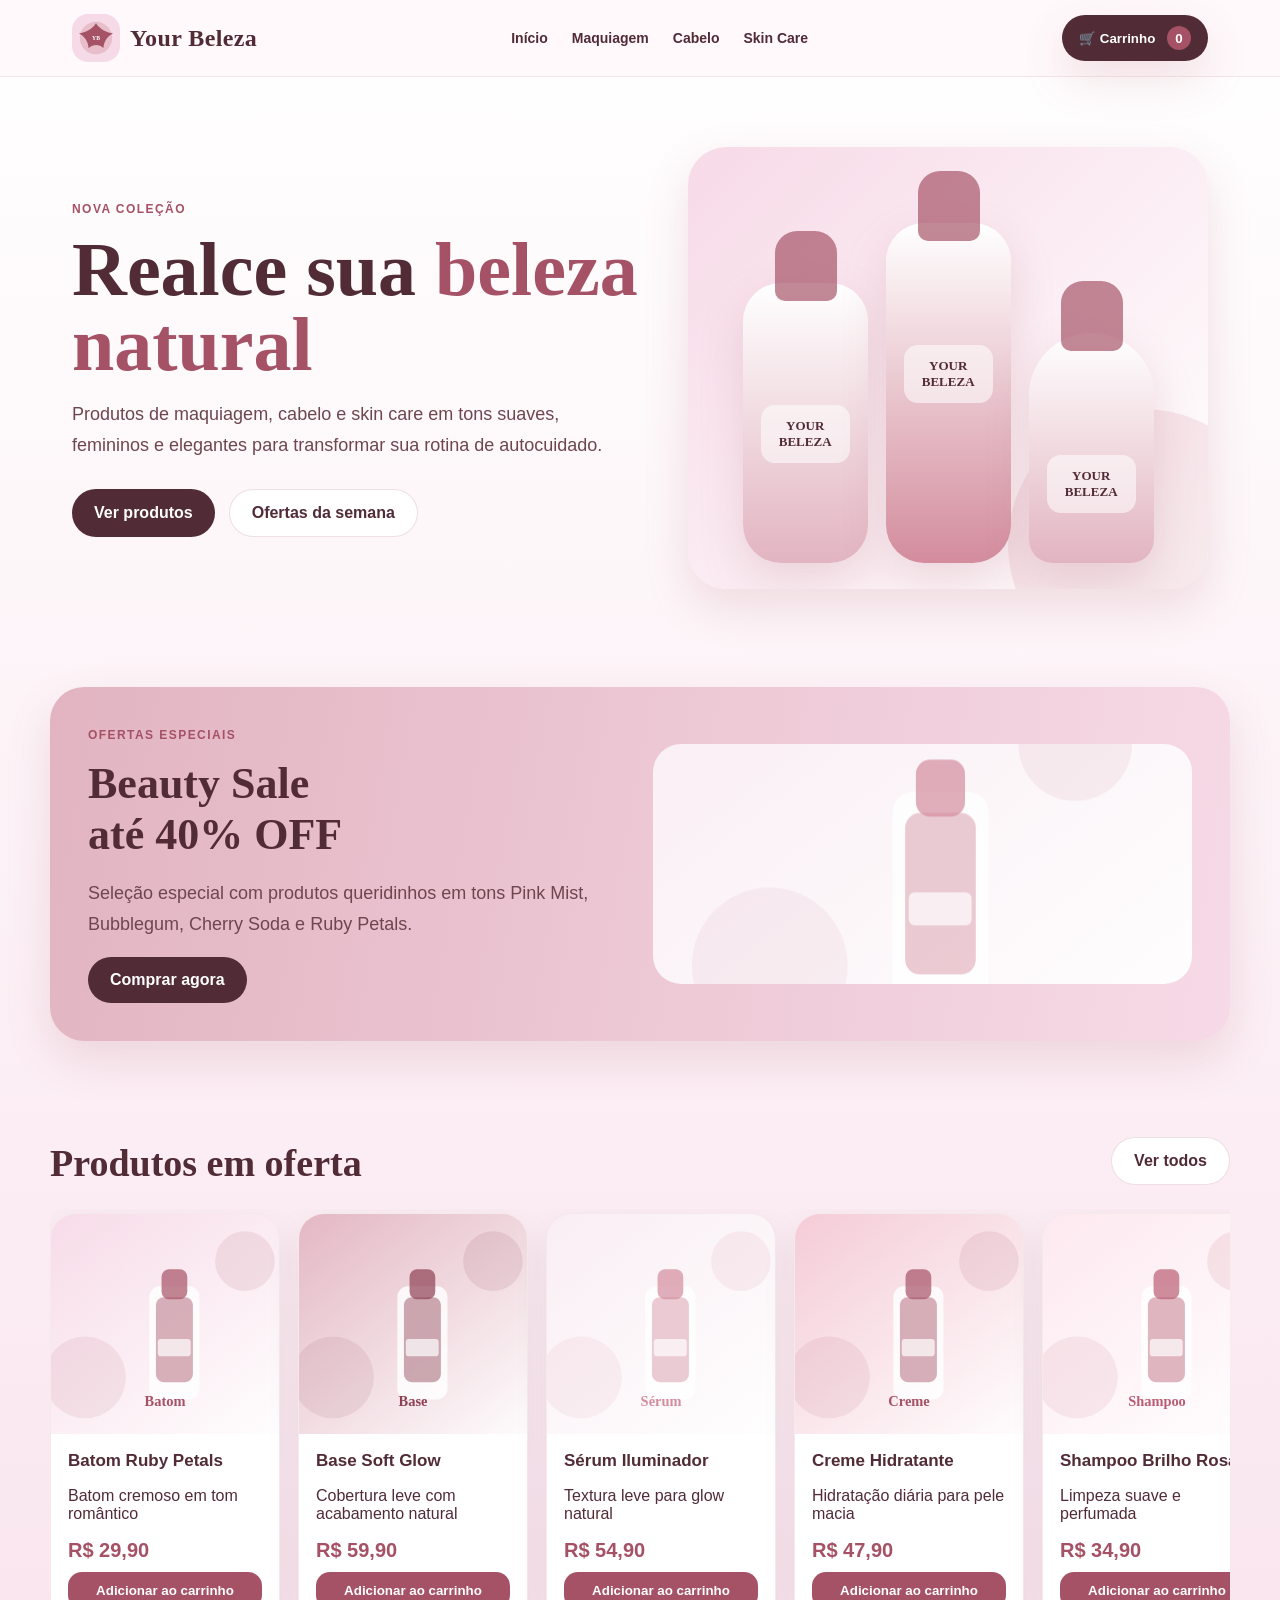
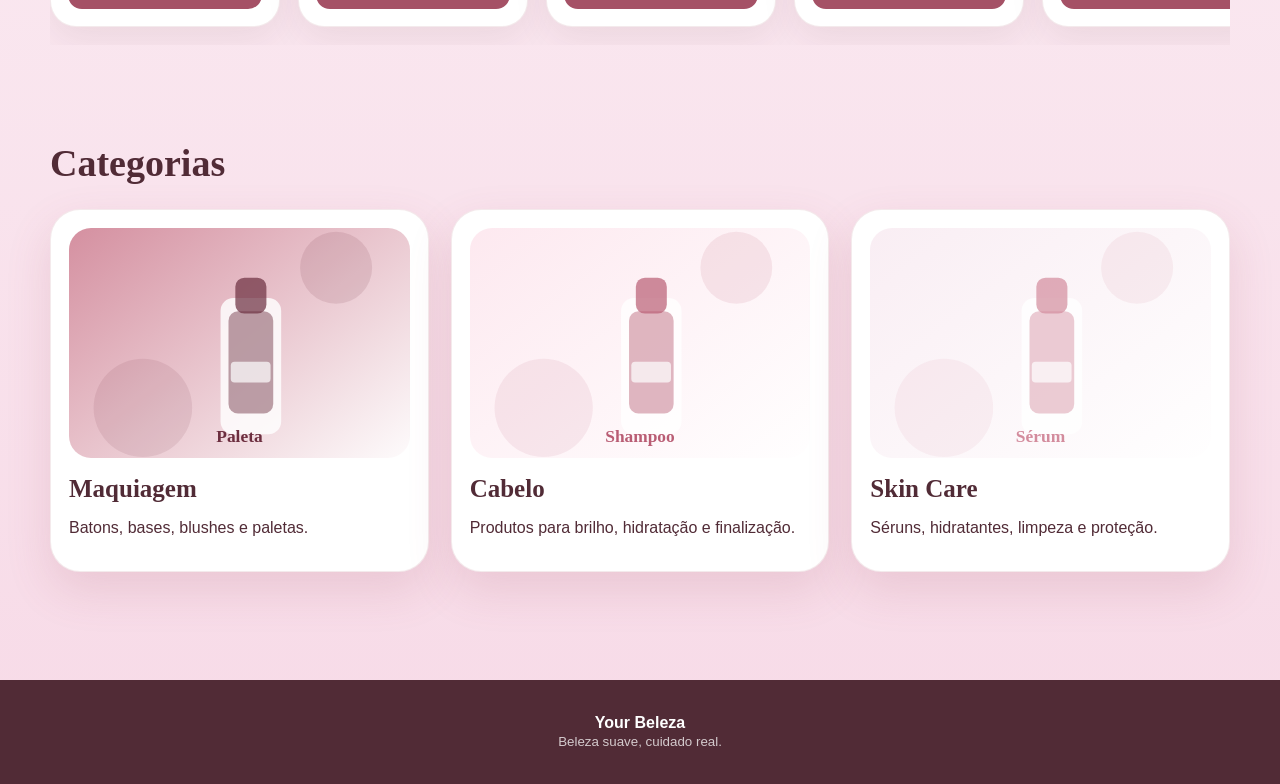
<file: index.html>
<!doctype html><html lang="pt-BR"><head><meta charset="utf-8"><meta name="viewport" content="width=device-width,initial-scale=1"><title>Your Beleza</title><link rel="stylesheet" href="style.css"></head><body>
<header class="header"><nav class="nav">
      <a class="brand" href="index.html"><img src="assets/logo.svg" alt="Logo Your Beleza"><span>Your Beleza</span></a>
      <div class="menu"><a href="index.html">Início</a><a href="maquiagem.html">Maquiagem</a><a href="cabelo.html">Cabelo</a><a href="skincare.html">Skin Care</a></div>
      <button class="cart">🛒 Carrinho <span id="cart-count">0</span></button>
    </nav></header>
<main>
<section class="hero container">
  <div>
    <span class="tag">Nova coleção</span>
    <h1>Realce sua <span>beleza natural</span></h1>
    <p class="lead">Produtos de maquiagem, cabelo e skin care em tons suaves, femininos e elegantes para transformar sua rotina de autocuidado.</p>
    <div class="actions"><a class="btn dark" href="skincare.html">Ver produtos</a><a class="btn light" href="#ofertas">Ofertas da semana</a></div>
  </div>
  <div class="hero-card"><div class="hero-product"><div class="bottle"></div><div class="bottle"></div><div class="bottle"></div></div></div>
</section>
<section id="ofertas" class="section container">
  <div class="offer">
    <div><span class="tag">Ofertas especiais</span><h2>Beauty Sale<br>até 40% OFF</h2><p class="lead">Seleção especial com produtos queridinhos em tons Pink Mist, Bubblegum, Cherry Soda e Ruby Petals.</p><a class="btn dark" href="maquiagem.html">Comprar agora</a></div>
    <div class="offer-visual"></div>
  </div>
</section>
<section class="section container">
  <div class="section-title"><h2>Produtos em oferta</h2><a class="btn light" href="skincare.html">Ver todos</a></div>
  <div class="carousel"><article class="product-card">
      <img src="assets/produto-1.svg" alt="Batom Ruby Petals">
      <div class="product-info">
        <h3>Batom Ruby Petals</h3><p>Batom cremoso em tom romântico</p><div class="price">R$ 29,90</div>
        <button class="add" onclick="addToCart()">Adicionar ao carrinho</button>
      </div>
    </article><article class="product-card">
      <img src="assets/produto-2.svg" alt="Base Soft Glow">
      <div class="product-info">
        <h3>Base Soft Glow</h3><p>Cobertura leve com acabamento natural</p><div class="price">R$ 59,90</div>
        <button class="add" onclick="addToCart()">Adicionar ao carrinho</button>
      </div>
    </article><article class="product-card">
      <img src="assets/produto-10.svg" alt="Sérum Iluminador">
      <div class="product-info">
        <h3>Sérum Iluminador</h3><p>Textura leve para glow natural</p><div class="price">R$ 54,90</div>
        <button class="add" onclick="addToCart()">Adicionar ao carrinho</button>
      </div>
    </article><article class="product-card">
      <img src="assets/produto-5.svg" alt="Creme Hidratante">
      <div class="product-info">
        <h3>Creme Hidratante</h3><p>Hidratação diária para pele macia</p><div class="price">R$ 47,90</div>
        <button class="add" onclick="addToCart()">Adicionar ao carrinho</button>
      </div>
    </article><article class="product-card">
      <img src="assets/produto-6.svg" alt="Shampoo Brilho Rosa">
      <div class="product-info">
        <h3>Shampoo Brilho Rosa</h3><p>Limpeza suave e perfumada</p><div class="price">R$ 34,90</div>
        <button class="add" onclick="addToCart()">Adicionar ao carrinho</button>
      </div>
    </article><article class="product-card">
      <img src="assets/produto-11.svg" alt="Condicionador Seda">
      <div class="product-info">
        <h3>Condicionador Seda</h3><p>Hidratação e maciez imediata</p><div class="price">R$ 36,90</div>
        <button class="add" onclick="addToCart()">Adicionar ao carrinho</button>
      </div>
    </article></div>
</section>
<section class="section container">
  <div class="section-title"><h2>Categorias</h2></div>
  <div class="grid-cats">
    <a class="cat" href="maquiagem.html"><img src="assets/produto-9.svg"><h3>Maquiagem</h3><p>Batons, bases, blushes e paletas.</p></a>
    <a class="cat" href="cabelo.html"><img src="assets/produto-6.svg"><h3>Cabelo</h3><p>Produtos para brilho, hidratação e finalização.</p></a>
    <a class="cat" href="skincare.html"><img src="assets/produto-10.svg"><h3>Skin Care</h3><p>Séruns, hidratantes, limpeza e proteção.</p></a>
  </div>
</section>
</main><footer class="footer"><b>Your Beleza</b><br><small>Beleza suave, cuidado real.</small></footer><script>
let count = Number(localStorage.getItem('yourBelezaCart') || 0);
const el = document.getElementById('cart-count');
function renderCart(){ if(el) el.textContent = count; }
function addToCart(){ count++; localStorage.setItem('yourBelezaCart', count); renderCart(); }
renderCart();
</script></body></html>
</file>
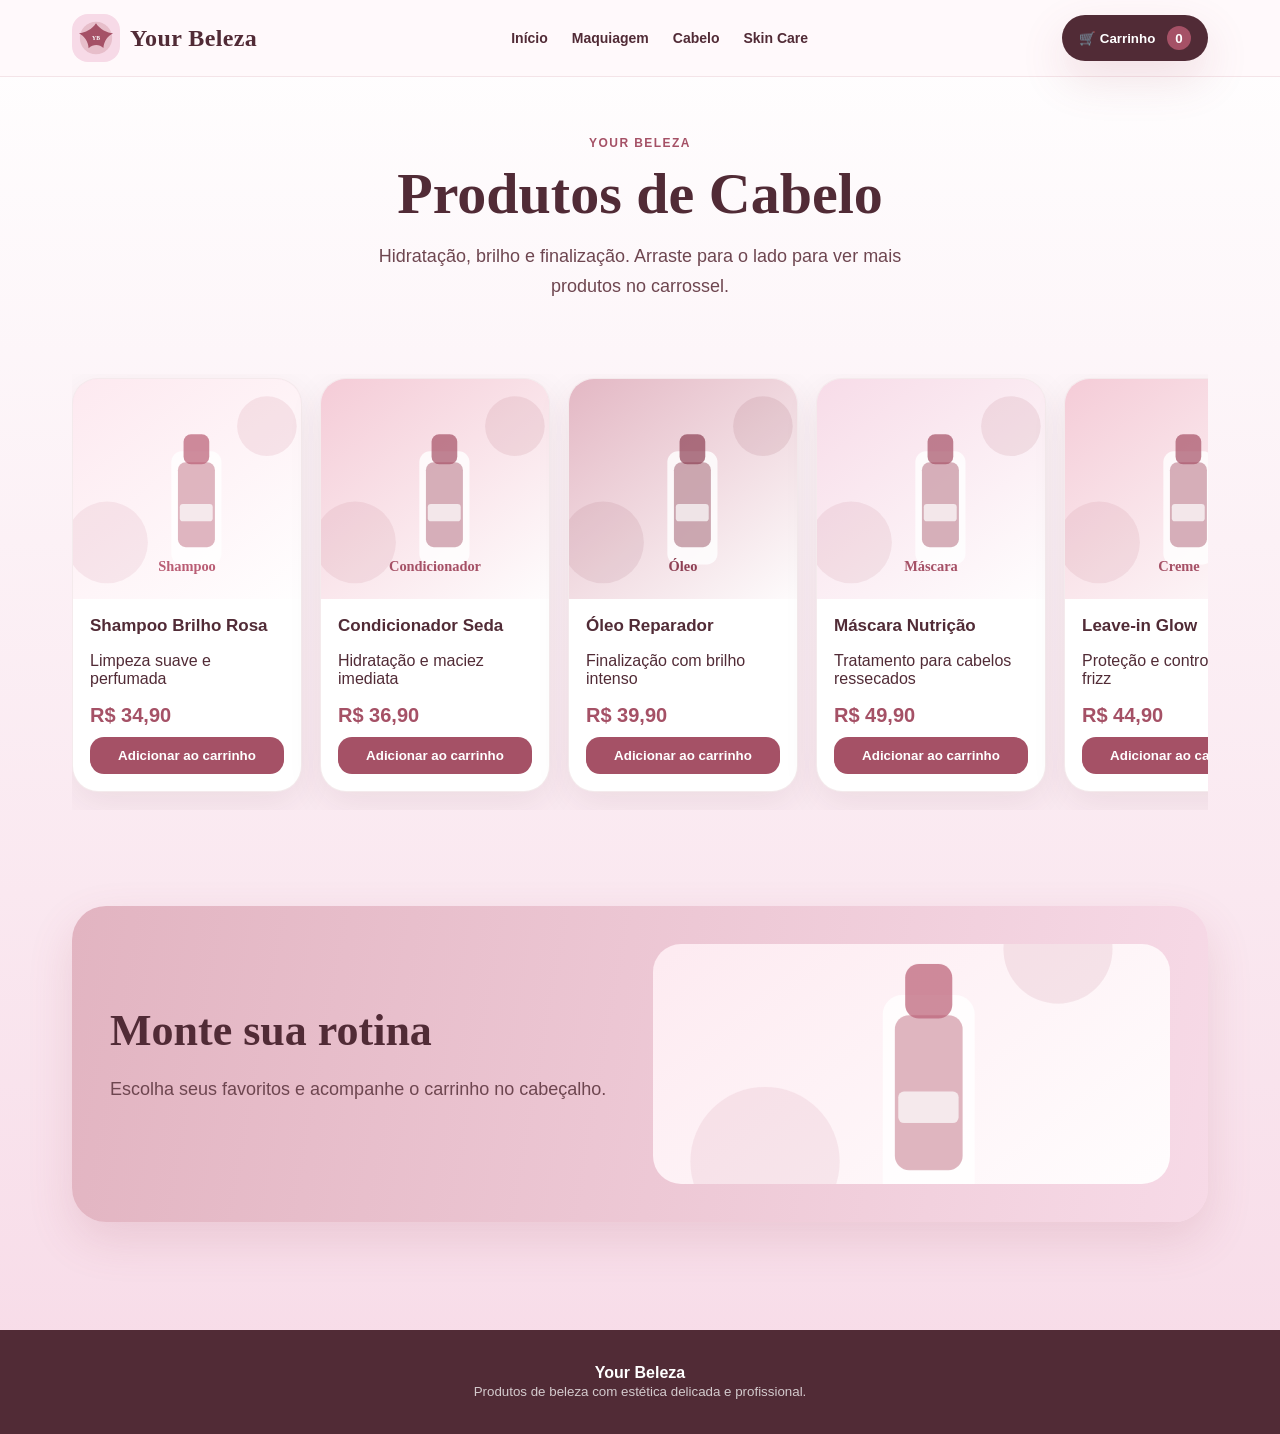
<file: cabelo.html>
<!doctype html><html lang="pt-BR"><head><meta charset="utf-8"><meta name="viewport" content="width=device-width,initial-scale=1"><title>Produtos de Cabelo | Your Beleza</title><link rel="stylesheet" href="style.css"></head><body>
<header class="header"><nav class="nav">
      <a class="brand" href="index.html"><img src="assets/logo.svg" alt="Logo Your Beleza"><span>Your Beleza</span></a>
      <div class="menu"><a href="index.html">Início</a><a href="maquiagem.html">Maquiagem</a><a href="cabelo.html">Cabelo</a><a href="skincare.html">Skin Care</a></div>
      <button class="cart">🛒 Carrinho <span id="cart-count">0</span></button>
    </nav></header>
<main class="container">
<section class="page-hero"><span class="tag">Your Beleza</span><h1>Produtos de Cabelo</h1><p class="lead" style="margin:auto">Hidratação, brilho e finalização. Arraste para o lado para ver mais produtos no carrossel.</p></section>
<section class="section"><div class="carousel"><article class="product-card">
      <img src="assets/produto-6.svg" alt="Shampoo Brilho Rosa">
      <div class="product-info">
        <h3>Shampoo Brilho Rosa</h3><p>Limpeza suave e perfumada</p><div class="price">R$ 34,90</div>
        <button class="add" onclick="addToCart()">Adicionar ao carrinho</button>
      </div>
    </article><article class="product-card">
      <img src="assets/produto-11.svg" alt="Condicionador Seda">
      <div class="product-info">
        <h3>Condicionador Seda</h3><p>Hidratação e maciez imediata</p><div class="price">R$ 36,90</div>
        <button class="add" onclick="addToCart()">Adicionar ao carrinho</button>
      </div>
    </article><article class="product-card">
      <img src="assets/produto-8.svg" alt="Óleo Reparador">
      <div class="product-info">
        <h3>Óleo Reparador</h3><p>Finalização com brilho intenso</p><div class="price">R$ 39,90</div>
        <button class="add" onclick="addToCart()">Adicionar ao carrinho</button>
      </div>
    </article><article class="product-card">
      <img src="assets/produto-7.svg" alt="Máscara Nutrição">
      <div class="product-info">
        <h3>Máscara Nutrição</h3><p>Tratamento para cabelos ressecados</p><div class="price">R$ 49,90</div>
        <button class="add" onclick="addToCart()">Adicionar ao carrinho</button>
      </div>
    </article><article class="product-card">
      <img src="assets/produto-5.svg" alt="Leave-in Glow">
      <div class="product-info">
        <h3>Leave-in Glow</h3><p>Proteção e controle de frizz</p><div class="price">R$ 44,90</div>
        <button class="add" onclick="addToCart()">Adicionar ao carrinho</button>
      </div>
    </article></div></section>
<section class="section"><div class="offer"><div><h2>Monte sua rotina</h2><p class="lead">Escolha seus favoritos e acompanhe o carrinho no cabeçalho.</p></div><div class="offer-visual" style="background-image:url('assets/produto-6.svg')"></div></div></section>
</main><footer class="footer"><b>Your Beleza</b><br><small>Produtos de beleza com estética delicada e profissional.</small></footer><script>
let count = Number(localStorage.getItem('yourBelezaCart') || 0);
const el = document.getElementById('cart-count');
function renderCart(){ if(el) el.textContent = count; }
function addToCart(){ count++; localStorage.setItem('yourBelezaCart', count); renderCart(); }
renderCart();
</script></body></html>
</file>
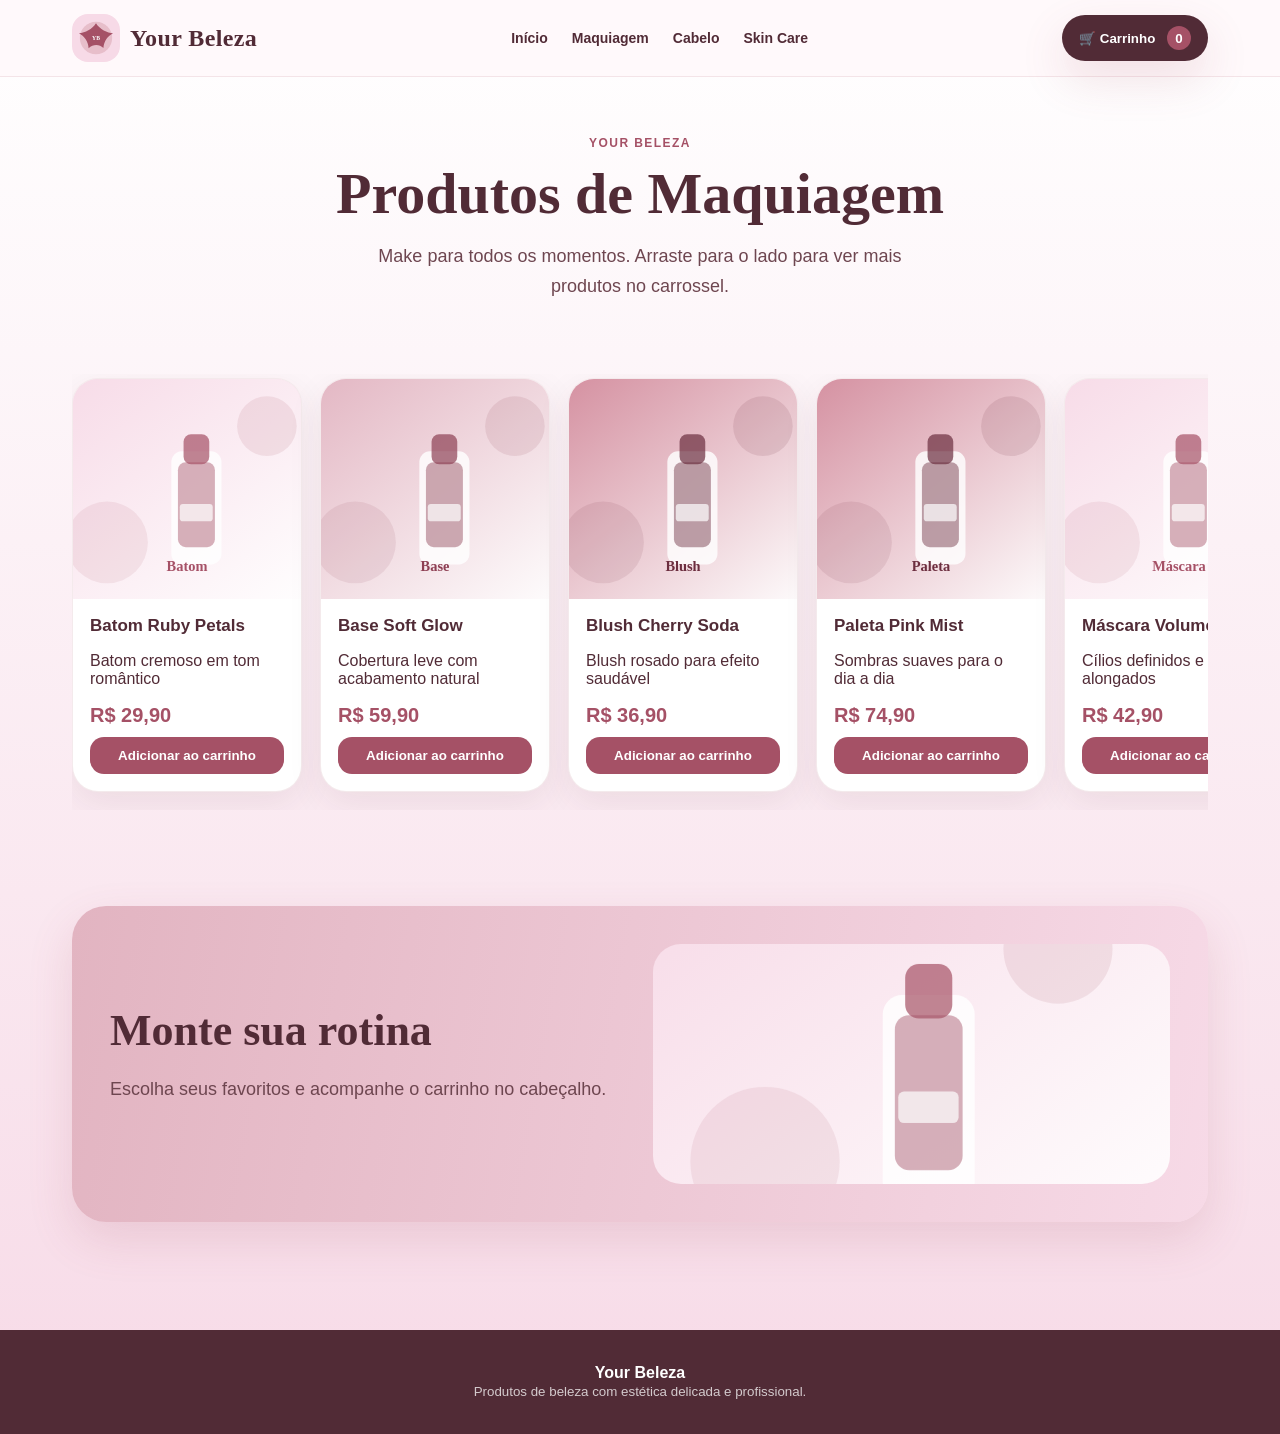
<file: maquiagem.html>
<!doctype html><html lang="pt-BR"><head><meta charset="utf-8"><meta name="viewport" content="width=device-width,initial-scale=1"><title>Produtos de Maquiagem | Your Beleza</title><link rel="stylesheet" href="style.css"></head><body>
<header class="header"><nav class="nav">
      <a class="brand" href="index.html"><img src="assets/logo.svg" alt="Logo Your Beleza"><span>Your Beleza</span></a>
      <div class="menu"><a href="index.html">Início</a><a href="maquiagem.html">Maquiagem</a><a href="cabelo.html">Cabelo</a><a href="skincare.html">Skin Care</a></div>
      <button class="cart">🛒 Carrinho <span id="cart-count">0</span></button>
    </nav></header>
<main class="container">
<section class="page-hero"><span class="tag">Your Beleza</span><h1>Produtos de Maquiagem</h1><p class="lead" style="margin:auto">Make para todos os momentos. Arraste para o lado para ver mais produtos no carrossel.</p></section>
<section class="section"><div class="carousel"><article class="product-card">
      <img src="assets/produto-1.svg" alt="Batom Ruby Petals">
      <div class="product-info">
        <h3>Batom Ruby Petals</h3><p>Batom cremoso em tom romântico</p><div class="price">R$ 29,90</div>
        <button class="add" onclick="addToCart()">Adicionar ao carrinho</button>
      </div>
    </article><article class="product-card">
      <img src="assets/produto-2.svg" alt="Base Soft Glow">
      <div class="product-info">
        <h3>Base Soft Glow</h3><p>Cobertura leve com acabamento natural</p><div class="price">R$ 59,90</div>
        <button class="add" onclick="addToCart()">Adicionar ao carrinho</button>
      </div>
    </article><article class="product-card">
      <img src="assets/produto-3.svg" alt="Blush Cherry Soda">
      <div class="product-info">
        <h3>Blush Cherry Soda</h3><p>Blush rosado para efeito saudável</p><div class="price">R$ 36,90</div>
        <button class="add" onclick="addToCart()">Adicionar ao carrinho</button>
      </div>
    </article><article class="product-card">
      <img src="assets/produto-9.svg" alt="Paleta Pink Mist">
      <div class="product-info">
        <h3>Paleta Pink Mist</h3><p>Sombras suaves para o dia a dia</p><div class="price">R$ 74,90</div>
        <button class="add" onclick="addToCart()">Adicionar ao carrinho</button>
      </div>
    </article><article class="product-card">
      <img src="assets/produto-7.svg" alt="Máscara Volume">
      <div class="product-info">
        <h3>Máscara Volume</h3><p>Cílios definidos e alongados</p><div class="price">R$ 42,90</div>
        <button class="add" onclick="addToCart()">Adicionar ao carrinho</button>
      </div>
    </article></div></section>
<section class="section"><div class="offer"><div><h2>Monte sua rotina</h2><p class="lead">Escolha seus favoritos e acompanhe o carrinho no cabeçalho.</p></div><div class="offer-visual" style="background-image:url('assets/produto-1.svg')"></div></div></section>
</main><footer class="footer"><b>Your Beleza</b><br><small>Produtos de beleza com estética delicada e profissional.</small></footer><script>
let count = Number(localStorage.getItem('yourBelezaCart') || 0);
const el = document.getElementById('cart-count');
function renderCart(){ if(el) el.textContent = count; }
function addToCart(){ count++; localStorage.setItem('yourBelezaCart', count); renderCart(); }
renderCart();
</script></body></html>
</file>
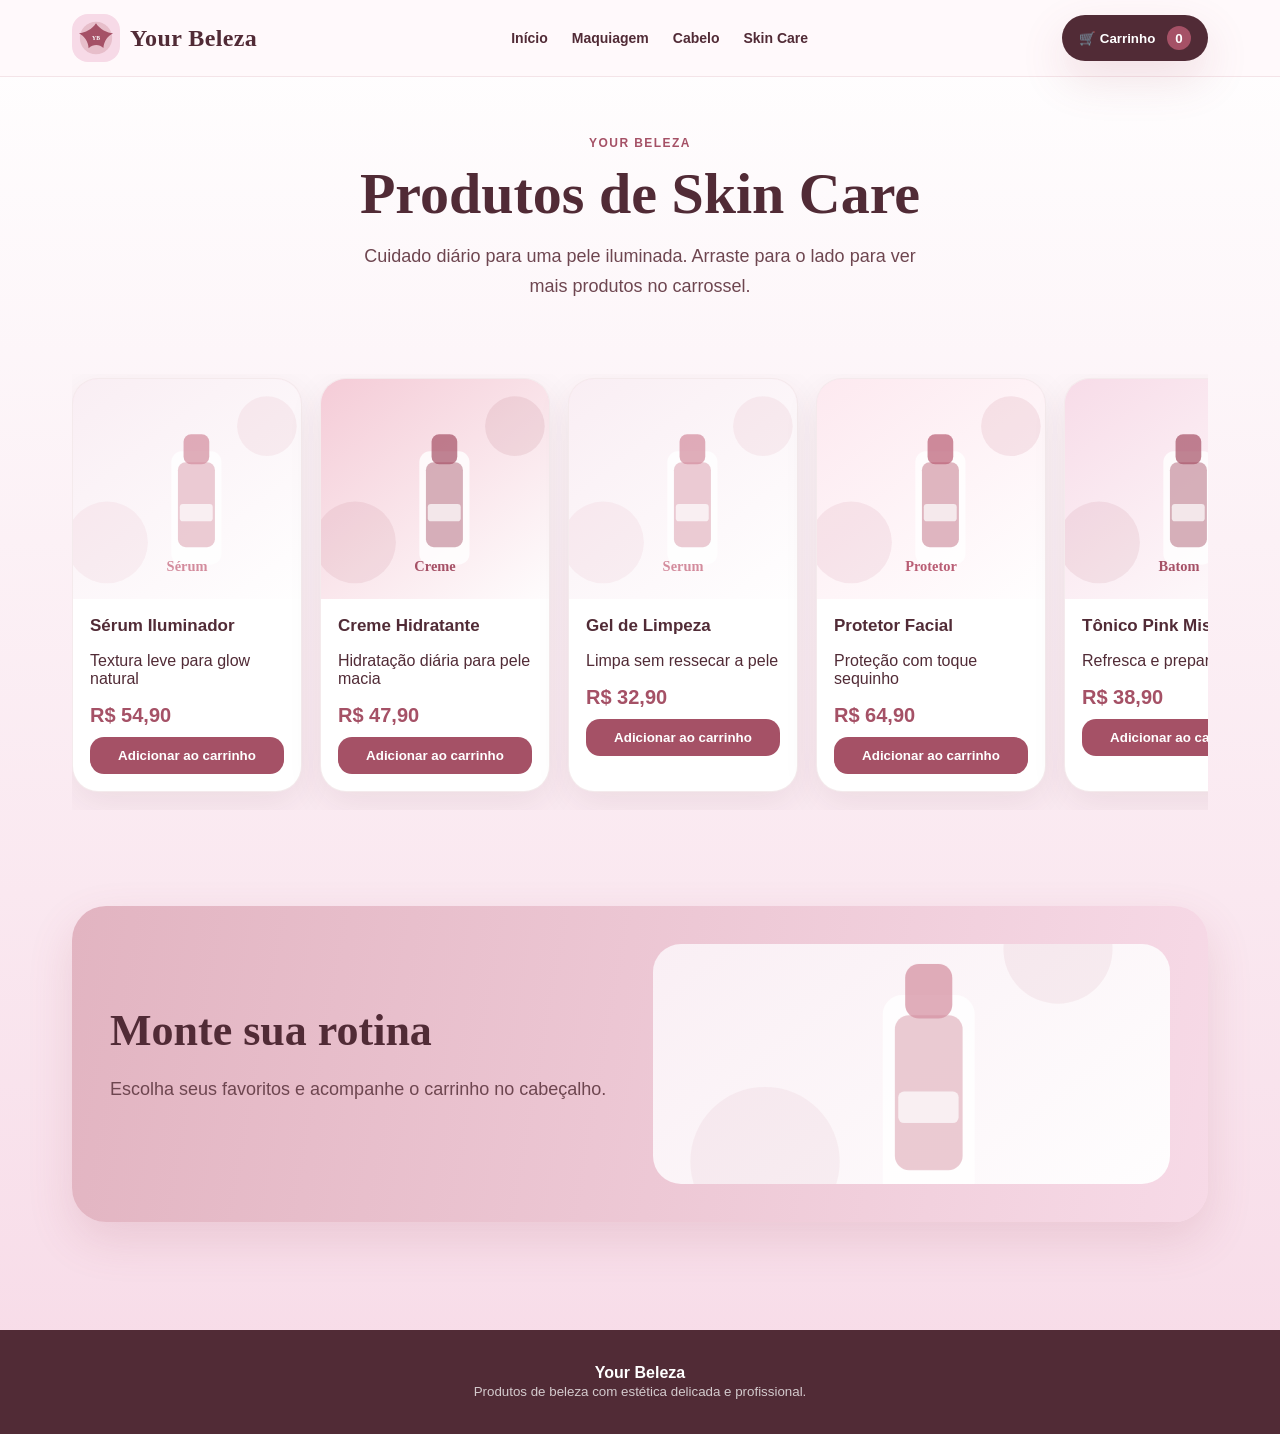
<file: skincare.html>
<!doctype html><html lang="pt-BR"><head><meta charset="utf-8"><meta name="viewport" content="width=device-width,initial-scale=1"><title>Produtos de Skin Care | Your Beleza</title><link rel="stylesheet" href="style.css"></head><body>
<header class="header"><nav class="nav">
      <a class="brand" href="index.html"><img src="assets/logo.svg" alt="Logo Your Beleza"><span>Your Beleza</span></a>
      <div class="menu"><a href="index.html">Início</a><a href="maquiagem.html">Maquiagem</a><a href="cabelo.html">Cabelo</a><a href="skincare.html">Skin Care</a></div>
      <button class="cart">🛒 Carrinho <span id="cart-count">0</span></button>
    </nav></header>
<main class="container">
<section class="page-hero"><span class="tag">Your Beleza</span><h1>Produtos de Skin Care</h1><p class="lead" style="margin:auto">Cuidado diário para uma pele iluminada. Arraste para o lado para ver mais produtos no carrossel.</p></section>
<section class="section"><div class="carousel"><article class="product-card">
      <img src="assets/produto-10.svg" alt="Sérum Iluminador">
      <div class="product-info">
        <h3>Sérum Iluminador</h3><p>Textura leve para glow natural</p><div class="price">R$ 54,90</div>
        <button class="add" onclick="addToCart()">Adicionar ao carrinho</button>
      </div>
    </article><article class="product-card">
      <img src="assets/produto-5.svg" alt="Creme Hidratante">
      <div class="product-info">
        <h3>Creme Hidratante</h3><p>Hidratação diária para pele macia</p><div class="price">R$ 47,90</div>
        <button class="add" onclick="addToCart()">Adicionar ao carrinho</button>
      </div>
    </article><article class="product-card">
      <img src="assets/produto-4.svg" alt="Gel de Limpeza">
      <div class="product-info">
        <h3>Gel de Limpeza</h3><p>Limpa sem ressecar a pele</p><div class="price">R$ 32,90</div>
        <button class="add" onclick="addToCart()">Adicionar ao carrinho</button>
      </div>
    </article><article class="product-card">
      <img src="assets/produto-12.svg" alt="Protetor Facial">
      <div class="product-info">
        <h3>Protetor Facial</h3><p>Proteção com toque sequinho</p><div class="price">R$ 64,90</div>
        <button class="add" onclick="addToCart()">Adicionar ao carrinho</button>
      </div>
    </article><article class="product-card">
      <img src="assets/produto-1.svg" alt="Tônico Pink Mist">
      <div class="product-info">
        <h3>Tônico Pink Mist</h3><p>Refresca e prepara a pele</p><div class="price">R$ 38,90</div>
        <button class="add" onclick="addToCart()">Adicionar ao carrinho</button>
      </div>
    </article></div></section>
<section class="section"><div class="offer"><div><h2>Monte sua rotina</h2><p class="lead">Escolha seus favoritos e acompanhe o carrinho no cabeçalho.</p></div><div class="offer-visual" style="background-image:url('assets/produto-10.svg')"></div></div></section>
</main><footer class="footer"><b>Your Beleza</b><br><small>Produtos de beleza com estética delicada e profissional.</small></footer><script>
let count = Number(localStorage.getItem('yourBelezaCart') || 0);
const el = document.getElementById('cart-count');
function renderCart(){ if(el) el.textContent = count; }
function addToCart(){ count++; localStorage.setItem('yourBelezaCart', count); renderCart(); }
renderCart();
</script></body></html>
</file>
<file: style.css>
:root{
  --pink-mist:#F7DAE7;
  --bubblegum:#E2B4C1;
  --cherry:#D38C9D;
  --ruby:#A55166;
  --wine:#512B36;
  --cream:#FFF9FB;
  --white:#fff;
  --shadow:0 18px 45px rgba(165,81,102,.16);
}
*{box-sizing:border-box}
body{margin:0;font-family:Inter,Arial,sans-serif;background:linear-gradient(180deg,#fff 0%,var(--pink-mist) 100%);color:var(--wine)}
a{text-decoration:none;color:inherit}
img{max-width:100%;display:block}
.header{position:sticky;top:0;z-index:10;background:rgba(255,249,251,.92);backdrop-filter:blur(16px);border-bottom:1px solid rgba(165,81,102,.12)}
.nav{max-width:1180px;margin:auto;display:flex;align-items:center;justify-content:space-between;padding:14px 22px;gap:18px}
.brand{display:flex;align-items:center;gap:10px;font-family:Georgia,serif;font-size:24px;font-weight:800;letter-spacing:.4px}
.brand img{width:48px;height:48px;border-radius:16px}
.menu{display:flex;align-items:center;gap:24px;font-weight:700;font-size:14px}
.menu a:hover{color:var(--ruby)}
.cart{border:0;background:var(--wine);color:white;border-radius:999px;padding:11px 17px;font-weight:800;cursor:pointer;box-shadow:var(--shadow)}
.cart span{display:inline-flex;align-items:center;justify-content:center;background:var(--ruby);border-radius:999px;min-width:24px;height:24px;margin-left:8px}
.container{max-width:1180px;margin:auto;padding:0 22px}
.hero{display:grid;grid-template-columns:1.05fr .95fr;align-items:center;gap:42px;padding:70px 22px 50px}
.tag{display:inline-block;color:var(--ruby);font-weight:900;text-transform:uppercase;letter-spacing:.12em;font-size:12px;margin-bottom:16px}
h1{font-family:Georgia,serif;font-size:clamp(42px,6vw,76px);line-height:.98;margin:0 0 18px}
h1 span,.pink{color:var(--ruby)}
.lead{font-size:18px;line-height:1.7;max-width:560px;color:#6e4650}
.actions{display:flex;gap:14px;flex-wrap:wrap;margin-top:28px}
.btn{border:0;border-radius:999px;padding:14px 22px;font-weight:900;cursor:pointer;display:inline-flex;align-items:center;gap:8px}
.btn.dark{background:var(--wine);color:#fff}
.btn.light{background:#fff;color:var(--wine);border:1px solid rgba(165,81,102,.18)}
.hero-card{background:linear-gradient(135deg,var(--pink-mist),#fff);border-radius:38px;padding:26px;box-shadow:var(--shadow);position:relative;overflow:hidden;min-height:440px}
.hero-card:before{content:"";position:absolute;inset:auto -70px -90px auto;width:270px;height:270px;background:var(--cherry);opacity:.18;border-radius:50%}
.hero-product{height:390px;display:flex;align-items:end;justify-content:center;gap:18px}
.bottle{width:125px;height:280px;border-radius:38px;background:linear-gradient(#fff,var(--bubblegum));box-shadow:0 18px 45px rgba(165,81,102,.18);position:relative}
.bottle:nth-child(2){height:340px;background:linear-gradient(#fff,var(--cherry));}
.bottle:nth-child(3){height:230px;border-radius:80px 80px 30px 30px}
.bottle:before{content:"";position:absolute;top:-52px;left:32px;width:62px;height:70px;border-radius:22px 22px 10px 10px;background:var(--ruby);opacity:.68}
.bottle:after{content:"YOUR\A BELEZA";white-space:pre;position:absolute;left:18px;right:18px;top:122px;text-align:center;background:rgba(255,255,255,.56);border-radius:14px;padding:13px 0;font-family:Georgia,serif;font-size:13px;font-weight:800;color:var(--wine)}
.section{padding:48px 0}
.section-title{display:flex;align-items:end;justify-content:space-between;gap:20px;margin-bottom:24px}
h2{font-family:Georgia,serif;font-size:38px;margin:0}
.offer{display:grid;grid-template-columns:1fr 1fr;gap:26px;background:linear-gradient(100deg,var(--bubblegum),var(--pink-mist));border-radius:34px;padding:38px;box-shadow:var(--shadow);align-items:center}
.offer h2{font-size:44px}
.offer-visual{min-height:240px;border-radius:28px;background:url('assets/produto-4.svg') center/cover no-repeat}
.carousel{display:grid;grid-auto-flow:column;grid-auto-columns:minmax(230px,1fr);gap:18px;overflow-x:auto;padding:4px 4px 18px;scroll-snap-type:x mandatory}
.product-card{background:#fff;border:1px solid rgba(165,81,102,.12);border-radius:26px;overflow:hidden;box-shadow:0 12px 35px rgba(81,43,54,.08);scroll-snap-align:start}
.product-card img{height:220px;width:100%;object-fit:cover;background:var(--pink-mist)}
.product-info{padding:17px}
.product-info h3{margin:0 0 6px;font-size:17px}
.price{font-weight:900;color:var(--ruby);font-size:20px;margin:10px 0}
.add{width:100%;border:0;background:var(--ruby);color:white;border-radius:14px;padding:11px;font-weight:900;cursor:pointer}
.grid-cats{display:grid;grid-template-columns:repeat(3,1fr);gap:22px}
.cat{background:#fff;border-radius:30px;padding:18px;box-shadow:var(--shadow);border:1px solid rgba(165,81,102,.12)}
.cat img{height:230px;width:100%;object-fit:cover;border-radius:22px}
.cat h3{font-family:Georgia,serif;font-size:25px;margin:17px 0 8px}
.page-hero{padding:56px 0 24px;text-align:center}
.page-hero h1{font-size:58px}
.footer{background:var(--wine);color:white;margin-top:60px;padding:34px 22px;text-align:center}
.footer small{opacity:.75}
@media(max-width:800px){
  .hero,.offer{grid-template-columns:1fr}
  .menu{gap:12px;font-size:12px;overflow:auto}
  .nav{flex-wrap:wrap}
  .cart{margin-left:auto}
  .grid-cats{grid-template-columns:1fr}
  .hero-card{min-height:360px}
}
</file>
